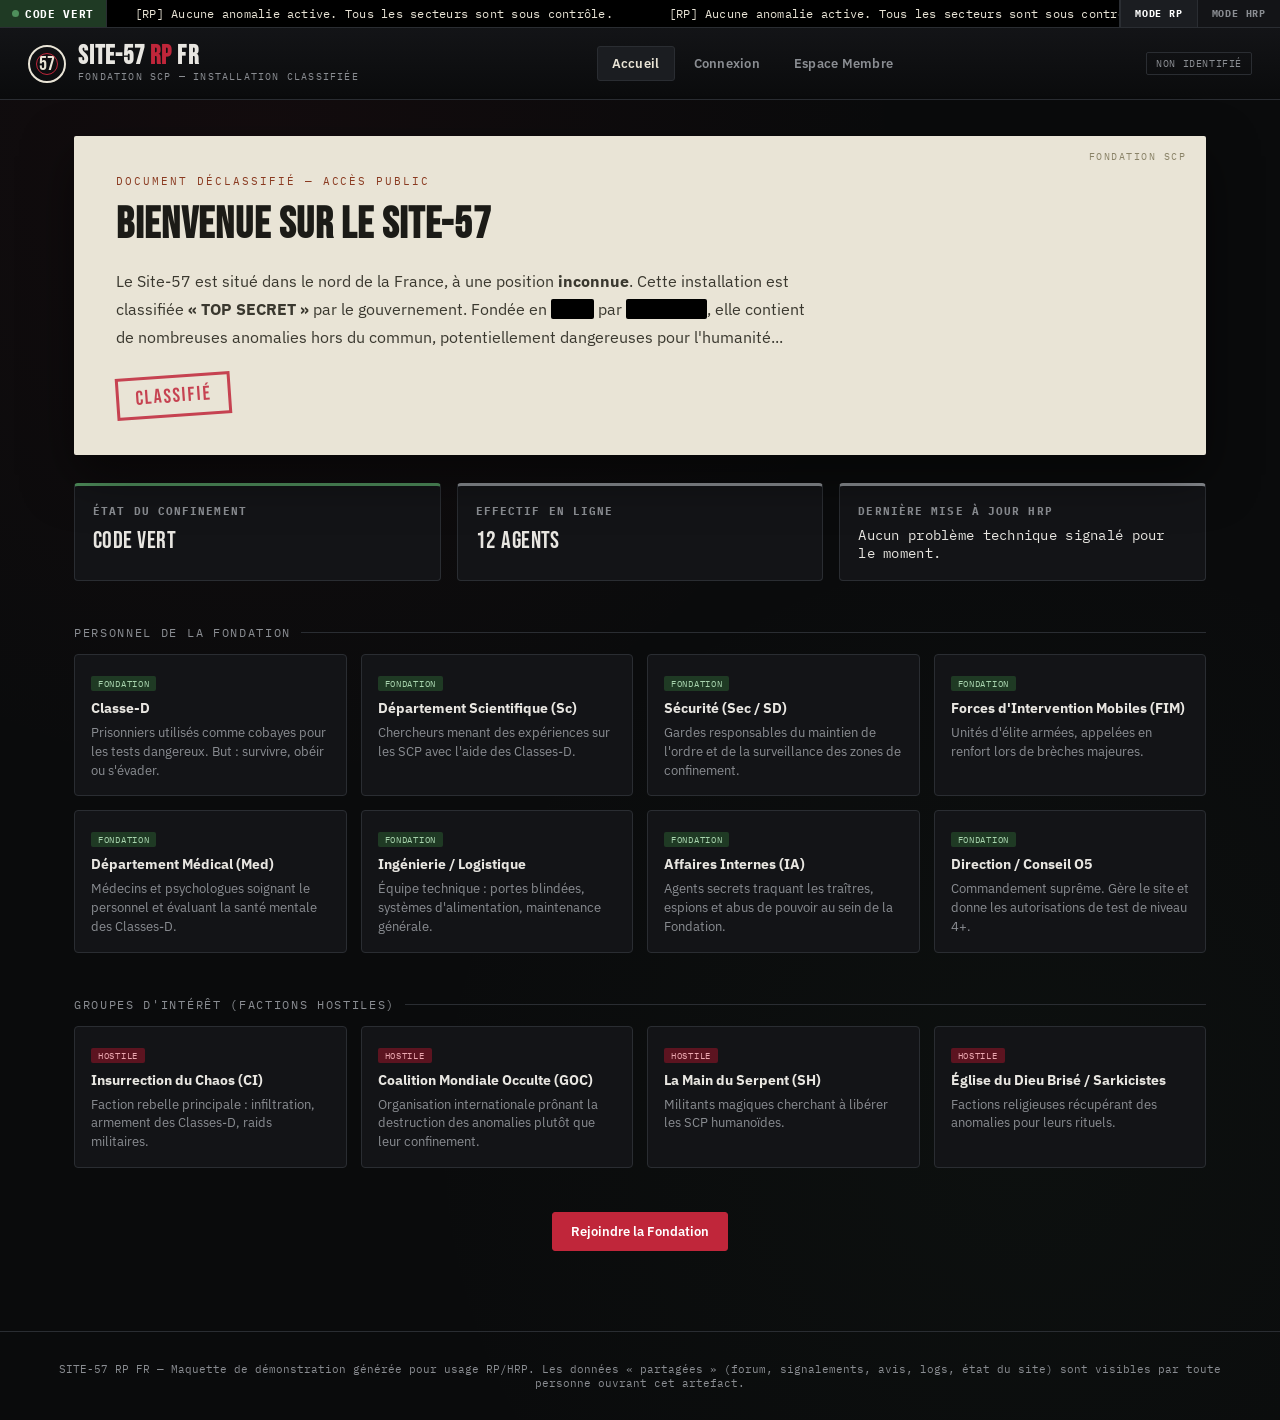
<file: site-57.html>
<!DOCTYPE html>
<html lang="fr">
<head>
<meta charset="UTF-8">
<meta name="viewport" content="width=device-width, initial-scale=1.0">
<title>SITE-57 RP FR — Fondation SCP</title>
<link rel="preconnect" href="https://fonts.googleapis.com">
<link href="https://fonts.googleapis.com/css2?family=Bebas+Neue&family=IBM+Plex+Mono:wght@400;500;600;700&family=IBM+Plex+Sans:wght@400;500;600;700&display=swap" rel="stylesheet">
<style>
  :root{
    --void:#0a0b0c;
    --panel:#131417;
    --panel-2:#1b1d21;
    --line:#2a2d32;
    --paper:#e9e4d6;
    --paper-dim:#c9c3b2;
    --text:#e8e6e1;
    --muted:#8a8d92;
    --red:#c0263a;
    --red-dim:#5c1420;
    --amber:#d99a2b;
    --amber-dim:#5a3f14;
    --green:#4f8f5c;
    --green-dim:#1f3a24;
    --mono: 'IBM Plex Mono', monospace;
    --display: 'Bebas Neue', sans-serif;
    --sans: 'IBM Plex Sans', sans-serif;
  }
  *{box-sizing:border-box; margin:0; padding:0;}
  body{
    background:var(--void);
    color:var(--text);
    font-family:var(--sans);
    min-height:100vh;
    background-image:
      radial-gradient(circle at 20% 10%, rgba(192,38,58,0.05), transparent 40%),
      radial-gradient(circle at 80% 80%, rgba(79,143,92,0.04), transparent 40%);
  }
  a{color:inherit; text-decoration:none;}
  button{font-family:inherit; cursor:pointer;}
  ::selection{background:var(--red); color:#fff;}

  /* ---------- redacted text ---------- */
  .redacted{
    background:#000; color:transparent; border-radius:2px; padding:0 2px;
    user-select:none;
  }

  /* ---------- ticker banner ---------- */
  #ticker-wrap{
    position:sticky; top:0; z-index:200;
    border-bottom:1px solid var(--line);
    background:var(--panel);
  }
  #ticker-mode-row{
    display:flex; align-items:stretch; font-family:var(--mono); font-size:11px;
  }
  .ticker-code{
    display:flex; align-items:center; gap:6px;
    padding:6px 12px;
    font-weight:700; letter-spacing:.06em; white-space:nowrap;
    color:#fff;
  }
  .ticker-code .dot{width:7px; height:7px; border-radius:50%; background:#fff; animation:pulse 1.6s infinite;}
  @keyframes pulse{0%,100%{opacity:1} 50%{opacity:.25}}
  .code-vert{background:var(--green-dim); border-right:1px solid var(--line);}
  .code-vert .dot{background:var(--green);}
  .code-orange{background:var(--amber-dim); border-right:1px solid var(--line);}
  .code-orange .dot{background:var(--amber);}
  .code-rouge{background:var(--red-dim); border-right:1px solid var(--line);}
  .code-rouge .dot{background:var(--red);}

  .ticker-track-outer{flex:1; overflow:hidden; position:relative; background:#000;}
  .ticker-track{
    display:flex; align-items:center; white-space:nowrap;
    animation: scroll-left 22s linear infinite;
    padding:6px 0;
  }
  .ticker-track span{padding:0 28px; font-family:var(--mono); font-size:12px; letter-spacing:.02em;}
  .ticker-track span.rp{color:var(--paper);}
  .ticker-track span.hrp{color:var(--amber);}
  @keyframes scroll-left{from{transform:translateX(0)} to{transform:translateX(-50%)}}

  .ticker-tabs{display:flex; border-left:1px solid var(--line);}
  .ticker-tabs button{
    background:transparent; border:none; color:var(--muted);
    font-family:var(--mono); font-size:10px; font-weight:700; letter-spacing:.08em;
    padding:6px 14px; border-left:1px solid var(--line);
  }
  .ticker-tabs button.active{color:#fff; background:var(--panel-2);}

  /* ---------- top nav ---------- */
  header.main{
    display:flex; align-items:center; justify-content:space-between;
    padding:16px 28px; border-bottom:1px solid var(--line);
    background:linear-gradient(180deg, var(--panel), var(--void));
  }
  .brand{display:flex; align-items:center; gap:12px;}
  .brand .mark{
    width:38px; height:38px; border:2px solid var(--paper); border-radius:50%;
    display:flex; align-items:center; justify-content:center;
    font-family:var(--display); font-size:20px; color:var(--paper);
    position:relative;
  }
  .brand .mark::after{
    content:''; position:absolute; inset:6px; border:1px solid var(--red); border-radius:50%;
  }
  .brand h1{font-family:var(--display); font-size:26px; letter-spacing:.04em; line-height:1;}
  .brand .sub{font-family:var(--mono); font-size:10px; color:var(--muted); letter-spacing:.12em; text-transform:uppercase;}

  nav.main-links{display:flex; gap:4px; align-items:center; flex-wrap:wrap;}
  nav.main-links button{
    background:transparent; border:1px solid transparent; color:var(--muted);
    font-size:13px; font-weight:600; padding:8px 14px; border-radius:3px;
    letter-spacing:.02em;
  }
  nav.main-links button:hover{color:var(--text); border-color:var(--line);}
  nav.main-links button.active{color:var(--paper); background:var(--panel-2); border-color:var(--line);}
  nav.main-links button.danger-link{color:var(--red);}

  .clearance-chip{
    font-family:var(--mono); font-size:10px; letter-spacing:.06em;
    border:1px solid var(--line); padding:4px 9px; border-radius:2px; color:var(--muted);
  }

  main{max-width:1180px; margin:0 auto; padding:36px 24px 80px;}
  .hide{display:none !important;}

  /* ---------- home ---------- */
  .doc-panel{
    background:var(--paper); color:#1c1b17; border-radius:2px;
    padding:38px 42px; position:relative; overflow:hidden;
    box-shadow:0 20px 50px rgba(0,0,0,.5);
  }
  .doc-panel::before{
    content:'FONDATION SCP'; position:absolute; top:14px; right:20px;
    font-family:var(--mono); font-size:10px; letter-spacing:.15em; color:#8a8368;
  }
  .doc-eyebrow{font-family:var(--mono); font-size:11px; letter-spacing:.18em; color:#8a3a20; margin-bottom:10px;}
  .doc-panel h2{font-family:var(--display); font-size:44px; letter-spacing:.02em; margin-bottom:16px;}
  .doc-panel p{font-size:16px; line-height:1.75; max-width:70ch; color:#3a382f;}
  .stamp{
    display:inline-block; margin-top:24px; border:3px solid var(--red); color:var(--red);
    font-family:var(--display); font-size:20px; letter-spacing:.1em; padding:6px 16px;
    transform:rotate(-4deg); opacity:.85;
  }

  .status-grid{display:grid; grid-template-columns:repeat(3,1fr); gap:16px; margin-top:28px;}
  .status-card{
    background:var(--panel); border:1px solid var(--line); border-radius:4px; padding:18px;
    border-top:3px solid var(--muted);
  }
  .status-card h4{font-family:var(--mono); font-size:11px; letter-spacing:.1em; color:var(--muted); margin-bottom:8px; text-transform:uppercase;}
  .status-card .val{font-family:var(--display); font-size:24px; letter-spacing:.02em;}

  .section-title{
    font-family:var(--mono); font-size:12px; letter-spacing:.14em; text-transform:uppercase;
    color:var(--muted); margin:44px 0 14px; display:flex; align-items:center; gap:10px;
  }
  .section-title::after{content:''; flex:1; height:1px; background:var(--line);}

  .faction-grid{display:grid; grid-template-columns:repeat(auto-fill,minmax(230px,1fr)); gap:14px;}
  .faction-card{
    background:var(--panel); border:1px solid var(--line); border-radius:4px; padding:16px;
    transition:border-color .15s;
  }
  .faction-card:hover{border-color:var(--paper-dim);}
  .faction-card h5{font-family:var(--sans); font-weight:700; font-size:14px; margin-bottom:6px;}
  .faction-card p{font-size:12.5px; color:var(--muted); line-height:1.5;}
  .faction-card .tag{
    display:inline-block; font-family:var(--mono); font-size:9px; letter-spacing:.08em;
    padding:2px 7px; border-radius:2px; margin-bottom:8px; text-transform:uppercase;
  }
  .tag.found{background:var(--green-dim); color:#a8d4ae;}
  .tag.hostile{background:var(--red-dim); color:#eda9b1;}

  /* ---------- buttons ---------- */
  .btn{
    display:inline-flex; align-items:center; gap:8px; padding:10px 18px; border-radius:3px;
    font-size:13px; font-weight:600; border:1px solid var(--line); background:var(--panel-2); color:var(--text);
  }
  .btn:hover{border-color:var(--paper-dim);}
  .btn-primary{background:var(--red); border-color:var(--red); color:#fff;}
  .btn-primary:hover{background:#a41f31;}
  .btn-ghost{background:transparent;}
  .btn-sm{padding:6px 12px; font-size:12px;}
  .btn-block{width:100%; justify-content:center;}
  .btn[disabled]{opacity:.4; cursor:not-allowed;}

  /* ---------- auth ---------- */
  .auth-wrap{max-width:460px; margin:20px auto; background:var(--panel); border:1px solid var(--line); border-radius:6px; padding:32px;}
  .auth-tabs{display:flex; margin-bottom:24px; border:1px solid var(--line); border-radius:4px; overflow:hidden;}
  .auth-tabs button{flex:1; padding:10px; background:var(--panel-2); color:var(--muted); font-size:13px; font-weight:600;}
  .auth-tabs button.active{background:var(--red); color:#fff;}
  .provider-btn{
    width:100%; text-align:left; padding:11px 14px; margin-bottom:8px; border-radius:4px;
    background:var(--panel-2); border:1px solid var(--line); color:var(--text); font-size:13px; font-weight:600;
    display:flex; align-items:center; gap:10px;
  }
  .provider-btn:hover{border-color:var(--paper-dim);}
  .field{margin-bottom:14px;}
  .field label{display:block; font-size:12px; color:var(--muted); margin-bottom:6px; font-weight:600;}
  .field input, .field select, .field textarea{
    width:100%; background:var(--void); border:1px solid var(--line); border-radius:4px;
    padding:10px 12px; color:var(--text); font-size:13px; font-family:inherit;
  }
  .field input:focus, .field select:focus, .field textarea:focus{outline:2px solid var(--red); outline-offset:1px;}
  .checkline{display:flex; align-items:flex-start; gap:8px; font-size:12.5px; color:var(--muted); margin:14px 0;}
  .checkline a{color:var(--paper); text-decoration:underline; cursor:pointer;}
  .divider{height:1px; background:var(--line); margin:20px 0;}
  .small-note{font-size:11.5px; color:var(--muted); line-height:1.5;}

  /* ---------- member layout ---------- */
  .member-shell{display:grid; grid-template-columns:230px 1fr; gap:24px;}
  .member-nav{display:flex; flex-direction:column; gap:2px;}
  .member-nav button{
    text-align:left; background:transparent; border:none; color:var(--muted);
    padding:10px 12px; border-radius:4px; font-size:13px; font-weight:600;
    border-left:2px solid transparent;
  }
  .member-nav button:hover{background:var(--panel-2); color:var(--text);}
  .member-nav button.active{background:var(--panel-2); color:var(--paper); border-left-color:var(--red);}
  .member-nav .grp{font-family:var(--mono); font-size:10px; letter-spacing:.1em; color:#5a5d63; text-transform:uppercase; margin:16px 0 4px; padding:0 12px;}
  .member-nav .grp:first-child{margin-top:0;}

  .panel-box{background:var(--panel); border:1px solid var(--line); border-radius:6px; padding:24px;}
  .panel-box h3{font-family:var(--display); font-size:24px; letter-spacing:.02em; margin-bottom:4px;}
  .panel-box .desc{font-size:12.5px; color:var(--muted); margin-bottom:20px;}

  .id-card{
    display:flex; gap:16px; align-items:center; background:var(--panel-2); border:1px solid var(--line);
    border-radius:6px; padding:16px; margin-bottom:20px;
  }
  .id-avatar{
    width:56px; height:56px; border-radius:50%; background:var(--void); border:2px solid var(--paper-dim);
    display:flex; align-items:center; justify-content:center; font-family:var(--display); font-size:22px; color:var(--paper);
    flex-shrink:0;
  }
  .id-info{flex:1;}
  .id-info .name{font-weight:700; font-size:15px;}
  .id-info .meta{font-family:var(--mono); font-size:11px; color:var(--muted); margin-top:2px;}
  .clearance-badge{
    font-family:var(--mono); font-size:11px; font-weight:700; padding:4px 10px; border-radius:3px;
    background:var(--red-dim); color:#eda9b1; letter-spacing:.05em;
  }

  .locked{
    position:relative; text-align:center; padding:60px 20px; color:var(--muted);
  }
  .locked .stamp-deny{
    display:inline-block; border:3px solid var(--red); color:var(--red); font-family:var(--display);
    font-size:22px; letter-spacing:.08em; padding:8px 20px; transform:rotate(-5deg); margin-bottom:14px;
  }

  table.data-table{width:100%; border-collapse:collapse; font-size:13px;}
  table.data-table th{
    text-align:left; font-family:var(--mono); font-size:10px; letter-spacing:.08em; text-transform:uppercase;
    color:var(--muted); padding:8px 10px; border-bottom:1px solid var(--line);
  }
  table.data-table td{padding:10px; border-bottom:1px solid var(--line); vertical-align:top;}
  .pill{font-family:var(--mono); font-size:10px; padding:2px 8px; border-radius:20px; font-weight:700; letter-spacing:.04em;}
  .pill-green{background:var(--green-dim); color:#a8d4ae;}
  .pill-amber{background:var(--amber-dim); color:#f0c876;}
  .pill-red{background:var(--red-dim); color:#eda9b1;}
  .pill-muted{background:var(--panel-2); color:var(--muted); border:1px solid var(--line);}

  .accordion-item{border:1px solid var(--line); border-radius:5px; margin-bottom:8px; overflow:hidden;}
  .accordion-head{
    padding:13px 16px; background:var(--panel-2); font-weight:600; font-size:13px;
    display:flex; justify-content:space-between; align-items:center;
  }
  .accordion-head:hover{background:#22252a;}
  .accordion-body{padding:16px; font-size:13px; line-height:1.7; color:#c8c6c1; white-space:pre-line; display:none;}
  .accordion-body.open{display:block;}

  .post{border:1px solid var(--line); border-radius:5px; padding:14px 16px; margin-bottom:10px; background:var(--panel-2);}
  .post .head{display:flex; justify-content:space-between; font-family:var(--mono); font-size:11px; color:var(--muted); margin-bottom:6px;}
  .post .body{font-size:13.5px; line-height:1.6;}

  .empty-state{text-align:center; padding:40px 20px; color:var(--muted); font-size:13px;}

  .shared-note{
    font-family:var(--mono); font-size:10.5px; color:var(--amber); background:var(--amber-dim);
    border-radius:4px; padding:8px 12px; margin-bottom:16px; display:flex; gap:8px; align-items:center;
  }

  .banner-live{
    background:var(--void); border:1px solid var(--line); border-radius:5px; padding:14px 16px; margin-bottom:18px;
    font-family:var(--mono); font-size:12px;
  }

  footer{text-align:center; padding:30px; color:var(--muted); font-size:11px; font-family:var(--mono); border-top:1px solid var(--line);}

  @media(max-width:820px){
    .member-shell{grid-template-columns:1fr;}
    .status-grid{grid-template-columns:1fr;}
    header.main{flex-direction:column; gap:12px; align-items:flex-start;}
  }
</style>
</head>
<body>

<div id="ticker-wrap">
  <div id="ticker-mode-row">
    <div id="code-indicator" class="ticker-code code-vert"><span class="dot"></span><span id="code-label">CODE VERT</span></div>
    <div class="ticker-track-outer">
      <div class="ticker-track" id="ticker-track"></div>
    </div>
    <div class="ticker-tabs">
      <button id="tab-rp" class="active" onclick="setTickerMode('rp')">MODE RP</button>
      <button id="tab-hrp" onclick="setTickerMode('hrp')">MODE HRP</button>
    </div>
  </div>
</div>

<header class="main">
  <div class="brand">
    <div class="mark">57</div>
    <div>
      <h1>SITE-57 <span style="color:var(--red)">RP</span> FR</h1>
      <div class="sub">Fondation SCP — Installation classifiée</div>
    </div>
  </div>
  <nav class="main-links" id="main-nav">
    <button data-view="home" class="active" onclick="showView('home')">Accueil</button>
    <button data-view="auth" onclick="showView('auth')" id="nav-auth-btn">Connexion</button>
    <button data-view="member" onclick="showView('member')">Espace Membre</button>
    <button data-view="admin" class="danger-link hide" id="nav-admin-btn" onclick="showView('admin')">Administration</button>
  </nav>
  <div class="clearance-chip" id="clearance-chip">NON IDENTIFIÉ</div>
</header>

<main>

  <!-- ================= HOME ================= -->
  <section id="view-home">
    <div class="doc-panel">
      <div class="doc-eyebrow">DOCUMENT DÉCLASSIFIÉ — ACCÈS PUBLIC</div>
      <h2>Bienvenue sur le Site-57</h2>
      <p>Le Site-57 est situé dans le nord de la France, à une position <strong>inconnue</strong>. Cette installation est classifiée <strong>« TOP SECRET »</strong> par le gouvernement. Fondée en <span class="redacted">■■■■</span> par <span class="redacted">■■■■■■■■</span>, elle contient de nombreuses anomalies hors du commun, potentiellement dangereuses pour l'humanité...</p>
      <div class="stamp">CLASSIFIÉ</div>
    </div>

    <div class="status-grid">
      <div class="status-card" id="home-status-card">
        <h4>État du confinement</h4>
        <div class="val" id="home-status-val">Code Vert</div>
      </div>
      <div class="status-card">
        <h4>Effectif en ligne</h4>
        <div class="val" id="home-online-val">— agents</div>
      </div>
      <div class="status-card">
        <h4>Dernière mise à jour HRP</h4>
        <div class="val" id="home-hrp-val" style="font-family:var(--mono); font-size:14px;">—</div>
      </div>
    </div>

    <div class="section-title">Personnel de la Fondation</div>
    <div class="faction-grid" id="found-grid"></div>

    <div class="section-title">Groupes d'intérêt (factions hostiles)</div>
    <div class="faction-grid" id="hostile-grid"></div>

    <div style="text-align:center; margin-top:44px;">
      <button class="btn btn-primary" onclick="showView('auth')">Rejoindre la Fondation</button>
    </div>
  </section>

  <!-- ================= AUTH ================= -->
  <section id="view-auth" class="hide">
    <div class="auth-wrap">
      <div class="auth-tabs">
        <button id="auth-tab-login" class="active" onclick="setAuthTab('login')">Se connecter</button>
        <button id="auth-tab-register" onclick="setAuthTab('register')">Créer un compte</button>
      </div>

      <div id="auth-login">
        <div class="field">
          <label>Adresse email</label>
          <input type="email" id="login-email" placeholder="ton.adresse@email.com">
        </div>
        <div class="field">
          <label>Mot de passe</label>
          <input type="password" id="login-password" placeholder="••••••••">
        </div>
        <button class="btn btn-primary btn-block" onclick="loginWithPassword()">Se connecter</button>

        <div style="display:flex; align-items:center; gap:10px; margin:20px 0;">
          <div style="flex:1; height:1px; background:var(--line);"></div>
          <span class="small-note">OU</span>
          <div style="flex:1; height:1px; background:var(--line);"></div>
        </div>

        <p class="small-note" style="margin-bottom:16px;">Connexion rapide via un fournisseur externe (simulée dans cette maquette — voir note en bas de page).</p>
        <button class="provider-btn" onclick="mockLogin('Discord')">🎮 Continuer avec Discord</button>
        <button class="provider-btn" onclick="mockLogin('Roblox')">🧱 Continuer avec Roblox</button>
        <button class="provider-btn" onclick="mockLogin('Google')">🔎 Continuer avec Google</button>
        <button class="provider-btn" onclick="mockLogin('Apple')">🍎 Continuer avec Apple</button>
      </div>

      <div id="auth-register" class="hide">
        <div class="field">
          <label>Adresse email</label>
          <input type="email" id="reg-email" placeholder="ton.adresse@email.com">
        </div>
        <div class="field">
          <label>Mot de passe</label>
          <input type="password" id="reg-password" placeholder="8 caractères minimum">
        </div>
        <div class="field">
          <label>Confirmer le mot de passe</label>
          <input type="password" id="reg-password-confirm" placeholder="••••••••">
        </div>
        <div class="field">
          <label>Date de naissance</label>
          <input type="date" id="reg-birth">
        </div>
        <div class="field">
          <label>Pseudo Discord</label>
          <input type="text" id="reg-discord" placeholder="ex : chercheur_37#0001">
        </div>
        <div class="field">
          <label>Pseudo Roblox</label>
          <input type="text" id="reg-roblox" placeholder="ex : Agent_Site57">
        </div>
        <label class="checkline">
          <input type="checkbox" id="reg-rules" style="margin-top:2px;">
          <span>J'ai lu et j'accepte le <a onclick="openRules()">règlement intérieur</a> du Site-57.</span>
        </label>
        <button class="btn btn-primary btn-block" onclick="registerAccount()">Créer mon compte</button>
      </div>
    </div>
  </section>

  <!-- RULES MODAL (simple inline panel, not a real modal to keep it accessible) -->
  <section id="view-rules" class="hide">
    <button class="btn btn-ghost" onclick="showView('auth')">← Retour</button>
    <div class="panel-box" style="margin-top:16px;">
      <h3>📜 Règlement intérieur — Site-57</h3>
      <p class="desc">Dernière mise à jour : <span id="rules-date"></span> — modifiable à tout moment par le staff.</p>
      <div style="font-size:13.5px; line-height:1.8; white-space:pre-line; color:#c8c6c1;" id="rules-text"></div>
    </div>
  </section>

  <!-- ================= MEMBER SPACE ================= -->
  <section id="view-member" class="hide">
    <div id="member-locked" class="locked hide">
      <div class="stamp-deny">ACCÈS REFUSÉ</div>
      <p>Vous devez posséder une accréditation valide (compte connecté) pour accéder à cet espace.</p>
      <button class="btn btn-primary" style="margin-top:16px;" onclick="showView('auth')">Se connecter</button>
    </div>

    <div id="member-content" class="hide">
      <div class="id-card">
        <div class="id-avatar" id="id-avatar">?</div>
        <div class="id-info">
          <div class="name" id="id-name">—</div>
          <div class="meta" id="id-meta">—</div>
        </div>
        <div class="clearance-badge" id="id-clearance">NIVEAU 0</div>
      </div>

      <div class="member-shell">
        <div class="member-nav" id="member-nav-list">
          <div class="grp">Recrutement</div>
          <button data-tab="candidatures" onclick="setMemberTab('candidatures')">Candidatures HRP</button>
          <div class="grp">Lore & Règles</div>
          <button data-tab="reglements" onclick="setMemberTab('reglements')">Règlements & Lore</button>
          <button data-tab="animations" onclick="setMemberTab('animations')">Animations</button>
          <div class="grp">Communication</div>
          <button data-tab="messagerie" onclick="setMemberTab('messagerie')">Messagerie</button>
          <button data-tab="forum" onclick="setMemberTab('forum')">Forum</button>
          <div class="grp">Communauté</div>
          <button data-tab="equipe" onclick="setMemberTab('equipe')">Mon Équipe</button>
          <button data-tab="credits" onclick="setMemberTab('credits')">Équipe du Projet</button>
          <button data-tab="boutique" onclick="setMemberTab('boutique')">Boutique</button>
          <div class="grp">Signalement</div>
          <button data-tab="signalements" onclick="setMemberTab('signalements')">Signalements</button>
          <button data-tab="avis" onclick="setMemberTab('avis')">Avis & Évaluations</button>
          <div class="grp">Compte</div>
          <button data-tab="profil" onclick="setMemberTab('profil')">Mon Profil</button>
        </div>

        <div class="panel-box" id="member-tab-content"></div>
      </div>
    </div>
  </section>

  <!-- ================= ADMIN ================= -->
  <section id="view-admin" class="hide">
    <div id="admin-locked" class="locked hide">
      <div class="stamp-deny">NIVEAU 5 REQUIS</div>
      <p>Cette section est réservée au Conseil O5 et aux Directeurs (Fondateur, Co-Directeur, Managers, Développeurs).</p>
    </div>
    <div id="admin-content" class="hide">
      <div class="section-title">Panneau d'administration — Conseil O5</div>
      <div class="member-shell">
        <div class="member-nav" id="admin-nav-list">
          <button data-tab="status" onclick="setAdminTab('status')">État du site</button>
          <button data-tab="sanctions" onclick="setAdminTab('sanctions')">Sanctions</button>
          <button data-tab="logs" onclick="setAdminTab('logs')">Logs</button>
          <button data-tab="candidatures-admin" onclick="setAdminTab('candidatures-admin')">Candidatures</button>
          <button data-tab="signalements-admin" onclick="setAdminTab('signalements-admin')">Signalements</button>
        </div>
        <div class="panel-box" id="admin-tab-content"></div>
      </div>
    </div>
  </section>

</main>

<footer>
  SITE-57 RP FR — Maquette de démonstration générée pour usage RP/HRP. Les données « partagées » (forum, signalements, avis, logs, état du site) sont visibles par toute personne ouvrant cet artefact.
</footer>

<script>
/* ============================================================
   DATA — factions, règlement, grades (contenu fourni par l'utilisateur)
   ============================================================ */
const FOUNDATION = [
  {name:"Classe-D", tag:"found", desc:"Prisonniers utilisés comme cobayes pour les tests dangereux. But : survivre, obéir ou s'évader."},
  {name:"Département Scientifique (Sc)", tag:"found", desc:"Chercheurs menant des expériences sur les SCP avec l'aide des Classes-D."},
  {name:"Sécurité (Sec / SD)", tag:"found", desc:"Gardes responsables du maintien de l'ordre et de la surveillance des zones de confinement."},
  {name:"Forces d'Intervention Mobiles (FIM)", tag:"found", desc:"Unités d'élite armées, appelées en renfort lors de brèches majeures."},
  {name:"Département Médical (Med)", tag:"found", desc:"Médecins et psychologues soignant le personnel et évaluant la santé mentale des Classes-D."},
  {name:"Ingénierie / Logistique", tag:"found", desc:"Équipe technique : portes blindées, systèmes d'alimentation, maintenance générale."},
  {name:"Affaires Internes (IA)", tag:"found", desc:"Agents secrets traquant les traîtres, espions et abus de pouvoir au sein de la Fondation."},
  {name:"Direction / Conseil O5", tag:"found", desc:"Commandement suprême. Gère le site et donne les autorisations de test de niveau 4+."},
];
const HOSTILE = [
  {name:"Insurrection du Chaos (CI)", tag:"hostile", desc:"Faction rebelle principale : infiltration, armement des Classes-D, raids militaires."},
  {name:"Coalition Mondiale Occulte (GOC)", tag:"hostile", desc:"Organisation internationale prônant la destruction des anomalies plutôt que leur confinement."},
  {name:"La Main du Serpent (SH)", tag:"hostile", desc:"Militants magiques cherchant à libérer les SCP humanoïdes."},
  {name:"Église du Dieu Brisé / Sarkicistes", tag:"hostile", desc:"Factions religieuses récupérant des anomalies pour leurs rituels."},
];

const RULES_TEXT = `ARTICLE 1 — COMPORTEMENT ET RESPECT
1.1. Courtoisie : le respect d'autrui est obligatoire. Insultes, harcèlement, provocation, troll, usurpation d'identité et dénigrement sont strictement interdits.
1.2. Discours haineux : aucun propos discriminatoire, raciste, sexiste, homophobe, religieux ou politique extrême ne sera toléré.
1.3. Contenu inapproprié : contenu pornographique, gore, choquant, illégal ou violent formellement interdit.

ARTICLE 2 — UTILISATION DU SITE ET PUBLICATION
2.1. Spam / Publicité : spam, flood, abus de majuscules et publicité non autorisée sont interdits.
2.2. Langue : la langue officielle du site est le français.
2.3. Hors-sujet : merci de respecter les thématiques des espaces de discussion.
2.4. Propriété intellectuelle : interdiction de s'approprier le travail d'un tiers sans mention de l'auteur.

ARTICLE 3 — SÉCURITÉ ET COMPTES UTILISATEURS
3.1. Vous êtes seul responsable de l'activité liée à votre compte.
3.2. Toute tentative de piratage ou d'exploitation de faille entraîne un bannissement définitif.
3.3. Tout bug découvert doit être signalé au staff immédiatement.

ARTICLE 4 — AUTORITÉ ET MODÉRATION
4.1. Le staff fait appliquer ce règlement ; ses décisions doivent être respectées.
4.2. Toute contestation de sanction se fait en privé, jamais publiquement.
4.3. Sanctions possibles : avertissement, suppression de contenu, suspension temporaire, bannissement définitif.

ARTICLE 5 — MODIFICATION DU RÈGLEMENT
L'administration se réserve le droit de modifier ce règlement à tout moment.`;

const GRADES = {
  "Buildeur": ["Recrue Buildeur","Buildeur","Buildeur Senior","Lead Buildeur"],
  "Modérateur": ["Helper","Modérateur-Test","Modérateur","Modérateur Senior","Chef Modérateur"],
  "Animateur": ["Apprenti Animateur","Animateur","Animateur Senior","Chef Animateur"],
  "Morpheur": ["Morpheur Novice","Morpheur","Morpheur Confirmé","Lead Morpheur"]
};

/* ============================================================
   STORAGE HELPERS
   ============================================================ */
async function storeGet(key, shared){
  try{ const r = await window.storage.get(key, shared); return r ? JSON.parse(r.value) : null; }
  catch(e){ return null; }
}
async function storeSet(key, value, shared){
  try{ await window.storage.set(key, JSON.stringify(value), shared); }
  catch(e){ console.error('storage set failed', e); }
}
async function storeListAppend(key, item, shared, max=200){
  const list = (await storeGet(key, shared)) || [];
  list.unshift(item);
  if(list.length > max) list.length = max;
  await storeSet(key, list, shared);
  return list;
}

const SITE_STATUS_KEY = 'site57:status';
const LOGS_KEY = 'site57:logs';
const FORUM_KEY = 'site57:forum';
const REPORTS_KEY = 'site57:reports';
const REVIEWS_KEY = 'site57:reviews';
const APPLICATIONS_KEY = 'site57:applications';
const PROFILE_KEY = 'site57:profile'; // personal (shared:false)

let SITE_STATUS = {
  rpCode: 'vert',
  rpMessage: "Aucune anomalie active. Tous les secteurs sont sous contrôle.",
  hrpMessage: "Aucun problème technique signalé pour le moment.",
  onlineCount: 12,
  maintenance:false,
  maintenanceReason:''
};
let PROFILE = null; // { pseudoDiscord, pseudoRoblox, provider, clearance, faction, appliedRoles:[], joinedAt }
let tickerMode = 'rp';
let currentMemberTab = 'candidatures';
let currentAdminTab = 'status';

/* ============================================================
   INIT
   ============================================================ */
async function init(){
  document.getElementById('rules-date').textContent = new Date().toLocaleDateString('fr-FR');
  document.getElementById('rules-text').textContent = RULES_TEXT;

  renderFactionGrid('found-grid', FOUNDATION);
  renderFactionGrid('hostile-grid', HOSTILE);

  const remote = await storeGet(SITE_STATUS_KEY, true);
  if(remote) SITE_STATUS = remote;
  else await storeSet(SITE_STATUS_KEY, SITE_STATUS, true);

  PROFILE = await storeGet(PROFILE_KEY, false);

  renderTicker();
  applyStatusToHome();
  refreshAuthState();
}

function renderFactionGrid(elId, list){
  const el = document.getElementById(elId);
  el.innerHTML = list.map(f => `
    <div class="faction-card">
      <span class="tag ${f.tag}">${f.tag === 'found' ? 'Fondation' : 'Hostile'}</span>
      <h5>${f.name}</h5>
      <p>${f.desc}</p>
    </div>`).join('');
}

/* ============================================================
   TICKER
   ============================================================ */
function renderTicker(){
  const codeEl = document.getElementById('code-indicator');
  const label = document.getElementById('code-label');
  codeEl.className = 'ticker-code code-' + SITE_STATUS.rpCode;
  label.textContent = 'CODE ' + SITE_STATUS.rpCode.toUpperCase();

  const track = document.getElementById('ticker-track');
  const msg = tickerMode === 'rp' ? SITE_STATUS.rpMessage : SITE_STATUS.hrpMessage;
  const cls = tickerMode === 'rp' ? 'rp' : 'hrp';
  const prefix = tickerMode === 'rp' ? '[RP] ' : '[HRP] ';
  const piece = `<span class="${cls}">${prefix}${escapeHtml(msg)}</span>`;
  track.innerHTML = piece + piece; // duplicated for seamless loop

  document.getElementById('tab-rp').classList.toggle('active', tickerMode === 'rp');
  document.getElementById('tab-hrp').classList.toggle('active', tickerMode === 'hrp');
}
function setTickerMode(m){ tickerMode = m; renderTicker(); }

function applyStatusToHome(){
  document.getElementById('home-status-val').textContent = 'Code ' + SITE_STATUS.rpCode.charAt(0).toUpperCase() + SITE_STATUS.rpCode.slice(1);
  document.getElementById('home-online-val').textContent = SITE_STATUS.onlineCount + ' agents';
  document.getElementById('home-hrp-val').textContent = SITE_STATUS.hrpMessage;
  const card = document.getElementById('home-status-card');
  card.style.borderTopColor = SITE_STATUS.rpCode === 'rouge' ? 'var(--red)' : SITE_STATUS.rpCode === 'orange' ? 'var(--amber)' : 'var(--green)';
}

/* ============================================================
   NAVIGATION
   ============================================================ */
function showView(view){
  ['home','auth','member','admin','rules'].forEach(v => {
    document.getElementById('view-' + v).classList.toggle('hide', v !== view);
  });
  document.querySelectorAll('#main-nav button').forEach(b => b.classList.toggle('active', b.dataset.view === view));

  if(view === 'member') renderMemberView();
  if(view === 'admin') renderAdminView();
}
function openRules(){ showView('rules'); }

function escapeHtml(s){
  return String(s).replace(/[&<>"']/g, c => ({'&':'&amp;','<':'&lt;','>':'&gt;','"':'&quot;',"'":'&#39;'}[c]));
}

/* ============================================================
   AUTH (simulée)
   ============================================================ */
function setAuthTab(tab){
  document.getElementById('auth-tab-login').classList.toggle('active', tab === 'login');
  document.getElementById('auth-tab-register').classList.toggle('active', tab === 'register');
  document.getElementById('auth-login').classList.toggle('hide', tab !== 'login');
  document.getElementById('auth-register').classList.toggle('hide', tab !== 'register');
}

async function mockLogin(provider){
  if(PROFILE){
    showView('member');
    return;
  }
  // Pas encore de compte -> on redirige vers l'inscription en pré-remplissant le fournisseur
  setAuthTab('register');
  PROFILE_PENDING_PROVIDER = provider;
  alert("Dans une vraie version, ceci ouvrirait la fenêtre d'authentification " + provider + " (OAuth2). Ici, complète le formulaire d'inscription pour simuler la création du compte.");
}
let PROFILE_PENDING_PROVIDER = 'Démo';

async function registerAccount(){
  const email = document.getElementById('reg-email').value.trim();
  const password = document.getElementById('reg-password').value;
  const passwordConfirm = document.getElementById('reg-password-confirm').value;
  const birth = document.getElementById('reg-birth').value;
  const discord = document.getElementById('reg-discord').value.trim();
  const roblox = document.getElementById('reg-roblox').value.trim();
  const acceptedRules = document.getElementById('reg-rules').checked;

  if(!email || !password || !birth || !discord || !roblox){
    alert("Merci de remplir tous les champs.");
    return;
  }
  if(!/^[^\s@]+@[^\s@]+\.[^\s@]+$/.test(email)){
    alert("Adresse email invalide.");
    return;
  }
  if(password.length < 8){
    alert("Le mot de passe doit contenir au moins 8 caractères.");
    return;
  }
  if(password !== passwordConfirm){
    alert("Les deux mots de passe ne correspondent pas.");
    return;
  }
  if(!acceptedRules){
    alert("Tu dois accepter le règlement intérieur pour créer un compte.");
    return;
  }

  PROFILE = {
    email,
    password, // ⚠ démo uniquement — voir note de sécurité dans le pied de page
    pseudoDiscord: discord,
    pseudoRoblox: roblox,
    birth,
    provider: PROFILE_PENDING_PROVIDER,
    clearance: 0,
    faction: null,
    appliedRoles: [],
    joinedAt: new Date().toISOString()
  };
  await storeSet(PROFILE_KEY, PROFILE, false);
  refreshAuthState();
  showView('member');
}

async function loginWithPassword(){
  const email = document.getElementById('login-email').value.trim();
  const password = document.getElementById('login-password').value;
  if(!email || !password){
    alert("Merci de remplir l'email et le mot de passe.");
    return;
  }
  const stored = await storeGet(PROFILE_KEY, false);
  if(!stored || !stored.email){
    alert("Aucun compte trouvé. Crée d'abord un compte avec cette adresse email.");
    setAuthTab('register');
    document.getElementById('reg-email').value = email;
    return;
  }
  if(stored.email.toLowerCase() !== email.toLowerCase() || stored.password !== password){
    alert("Email ou mot de passe incorrect.");
    return;
  }
  PROFILE = stored;
  refreshAuthState();
  showView('member');
}

function logout(){
  PROFILE = null;
  refreshAuthState();
  showView('home');
}

function refreshAuthState(){
  const chip = document.getElementById('clearance-chip');
  const adminBtn = document.getElementById('nav-admin-btn');
  const authBtn = document.getElementById('nav-auth-btn');

  if(PROFILE){
    chip.textContent = 'NIVEAU ' + PROFILE.clearance + ' — ' + PROFILE.pseudoDiscord;
    authBtn.textContent = 'Mon compte';
    adminBtn.classList.toggle('hide', PROFILE.clearance < 5);
  } else {
    chip.textContent = 'NON IDENTIFIÉ';
    authBtn.textContent = 'Connexion';
    adminBtn.classList.add('hide');
  }
}

/* ============================================================
   MEMBER SPACE
   ============================================================ */
function renderMemberView(){
  document.getElementById('member-locked').classList.toggle('hide', !!PROFILE);
  document.getElementById('member-content').classList.toggle('hide', !PROFILE);
  if(!PROFILE) return;

  document.getElementById('id-avatar').textContent = PROFILE.pseudoRoblox.charAt(0).toUpperCase();
  document.getElementById('id-name').textContent = PROFILE.pseudoRoblox + '  ·  ' + PROFILE.pseudoDiscord;
  document.getElementById('id-meta').textContent = 'Faction : ' + (PROFILE.faction || 'Aucune — Classe-D / Nouveau') + '  ·  Connecté via ' + PROFILE.provider;
  document.getElementById('id-clearance').textContent = 'NIVEAU ' + PROFILE.clearance;

  document.querySelectorAll('#member-nav-list button').forEach(b => b.classList.toggle('active', b.dataset.tab === currentMemberTab));
  setMemberTab(currentMemberTab);
}

async function setMemberTab(tab){
  currentMemberTab = tab;
  document.querySelectorAll('#member-nav-list button').forEach(b => b.classList.toggle('active', b.dataset.tab === tab));
  const box = document.getElementById('member-tab-content');
  box.innerHTML = '<div class="empty-state">Chargement…</div>';

  const renderers = {
    candidatures: renderCandidatures,
    reglements: renderReglements,
    animations: renderAnimations,
    messagerie: renderMessagerie,
    forum: renderForum,
    equipe: renderEquipe,
    credits: renderCredits,
    boutique: renderBoutique,
    signalements: renderSignalements,
    avis: renderAvis,
    profil: renderProfil,
  };
  await renderers[tab](box);
}

async function renderCandidatures(box){
  box.innerHTML = `
    <h3>Candidatures HRP — Recrutement Staff</h3>
    <p class="desc">Postule pour rejoindre l'équipe : Buildeur, Modérateur, Morpheur ou Animateur.</p>
    <div style="display:grid; grid-template-columns:repeat(auto-fill,minmax(200px,1fr)); gap:12px; margin-bottom:20px;">
      ${Object.keys(GRADES).map(role => `
        <div style="background:var(--panel-2); border:1px solid var(--line); border-radius:6px; padding:14px;">
          <div style="font-weight:700; margin-bottom:6px;">${role}</div>
          <div class="small-note" style="margin-bottom:10px;">Grade de départ : ${GRADES[role][0]}</div>
          <button class="btn btn-sm btn-block" onclick="applyRole('${role}')" ${PROFILE.appliedRoles.includes(role) ? 'disabled' : ''}>
            ${PROFILE.appliedRoles.includes(role) ? 'Candidature envoyée' : 'Postuler'}
          </button>
        </div>`).join('')}
    </div>
    <div class="section-title" style="margin-top:24px;">Progression des grades</div>
    ${Object.entries(GRADES).map(([role, steps]) => `
      <div style="margin-bottom:10px;">
        <div style="font-family:var(--mono); font-size:11px; color:var(--muted); margin-bottom:4px;">${role.toUpperCase()}</div>
        <div style="display:flex; gap:6px; flex-wrap:wrap;">
          ${steps.map((s,i) => `<span class="pill ${i===0?'pill-muted':'pill-green'}">${s}</span>`).join('<span style="color:var(--muted)">→</span>')}
        </div>
      </div>`).join('')}
  `;
}
async function applyRole(role){
  PROFILE.appliedRoles.push(role);
  await storeSet(PROFILE_KEY, PROFILE, false);
  await storeListAppend(APPLICATIONS_KEY, {
    id: 'app_' + Date.now(),
    role, pseudoDiscord: PROFILE.pseudoDiscord, pseudoRoblox: PROFILE.pseudoRoblox,
    status:'en_attente', date: new Date().toISOString()
  }, true);
  renderMemberView();
}

async function renderReglements(box){
  const sections = [
    {t:'Règlement Général', c: RULES_TEXT},
    {t:'Règlement In-Game', c:'Respect du RP en toute circonstance. Le PowerRP, MetaRP et le Fail-RP sont interdits. Toute anomalie doit être traitée selon son protocole de confinement.'},
    {t:'Règlement Site Web', c: RULES_TEXT},
  ];
  box.innerHTML = `
    <h3>Règlements & Lore</h3>
    <p class="desc">Le staff peut modifier ces règlements à tout moment.</p>
    ${sections.map((s,i) => `
      <div class="accordion-item">
        <div class="accordion-head" onclick="toggleAcc(${i})">${s.t} <span>▾</span></div>
        <div class="accordion-body" id="acc-${i}">${escapeHtml(s.c)}</div>
      </div>`).join('')}
  `;
}
function toggleAcc(i){ document.getElementById('acc-' + i).classList.toggle('open'); }

async function renderAnimations(box){
  box.innerHTML = `
    <h3>Animations</h3>
    <p class="desc">Annonces et calendrier des événements RP / HRP.</p>
    <div class="post"><div class="head"><span>ANNONCE</span><span>Aujourd'hui</span></div><div class="body">🎭 Événement « Brèche de confinement — SCP-███ » ce week-end. Inscriptions ouvertes auprès des Animateurs.</div></div>
    <div class="post"><div class="head"><span>ANNONCE</span><span>Cette semaine</span></div><div class="body">📢 Recrutement d'Animateurs ouvert — voir la catégorie Candidatures HRP.</div></div>
    <p class="small-note">Le staff Animation peut publier de nouvelles annonces depuis le panneau d'administration.</p>
  `;
}

async function renderMessagerie(box){
  box.innerHTML = `
    <h3>Messagerie interne</h3>
    <p class="desc">Messages d'urgence, messages RP et notifications HRP (sanctions).</p>
    <div class="post"><div class="head"><span class="pill pill-red">URGENCE</span><span>—</span></div><div class="body">Aucun message d'urgence actif.</div></div>
    <div class="post"><div class="head"><span class="pill pill-muted">RP</span><span>—</span></div><div class="body">Boîte de réception RP vide.</div></div>
    <div class="post"><div class="head"><span class="pill pill-amber">HRP</span><span>—</span></div><div class="body">Aucune sanction notifiée sur ce compte.</div></div>
  `;
}

async function renderForum(box){
  const posts = (await storeGet(FORUM_KEY, true)) || [];
  box.innerHTML = `
    <h3>Forum</h3>
    <div class="shared-note">⚠ Les publications du forum sont visibles par tous les visiteurs de cet artefact.</div>
    <div class="field">
      <textarea id="forum-input" rows="3" placeholder="Écrire une annonce ou un message..."></textarea>
    </div>
    <button class="btn btn-primary btn-sm" onclick="postForum()">Publier</button>
    <div style="margin-top:20px;">
      ${posts.length ? posts.map(p => `
        <div class="post"><div class="head"><span>${escapeHtml(p.author)}</span><span>${new Date(p.date).toLocaleString('fr-FR')}</span></div><div class="body">${escapeHtml(p.text)}</div></div>
      `).join('') : '<div class="empty-state">Aucune publication pour l’instant.</div>'}
    </div>
  `;
}
async function postForum(){
  const text = document.getElementById('forum-input').value.trim();
  if(!text) return;
  await storeListAppend(FORUM_KEY, {author: PROFILE.pseudoRoblox, text, date: new Date().toISOString()}, true);
  renderForum(document.getElementById('member-tab-content'));
}

async function renderEquipe(box){
  box.innerHTML = `
    <h3>Mon Équipe</h3>
    <table class="data-table">
      <tr><th>Faction</th><td>${PROFILE.faction || 'Non assignée (Classe-D / Nouveau)'}</td></tr>
    </table>
    <div class="section-title">Mes candidatures</div>
    ${PROFILE.appliedRoles.length ? `
      <table class="data-table">
        <tr><th>Rôle</th><th>Statut</th></tr>
        ${PROFILE.appliedRoles.map(r => `<tr><td>${r}</td><td><span class="pill pill-amber">En attente</span></td></tr>`).join('')}
      </table>` : '<div class="empty-state">Aucune candidature envoyée.</div>'}
  `;
}

async function renderCredits(box){
  box.innerHTML = `
    <h3>Équipe du Projet</h3>
    <table class="data-table">
      <tr><th>Rôle</th><th>Membre</th></tr>
      <tr><td>Fondateur</td><td>—</td></tr>
      <tr><td>Co-Directeur</td><td>—</td></tr>
      <tr><td>Manager Modération</td><td>—</td></tr>
      <tr><td>Manager Build</td><td>—</td></tr>
      <tr><td>Développeur Site Web</td><td>—</td></tr>
      <tr><td>Développeur Map</td><td>—</td></tr>
    </table>
    <p class="small-note" style="margin-top:12px;">Ce tableau est géré par le staff depuis le panneau d'administration (à venir).</p>
  `;
}

async function renderBoutique(box){
  box.innerHTML = `
    <h3>Boutique</h3>
    <div class="empty-state">🛒 La catégorie n'est pas activée [ EN DÉVELOPPEMENT ].</div>
  `;
}

async function renderSignalements(box){
  box.innerHTML = `
    <h3>Signalements (HRP)</h3>
    <p class="desc">Signale un joueur ou un problème sur la map.</p>
    <div class="field"><label>Type</label>
      <select id="rep-type"><option value="joueur">Joueur</option><option value="map">Map</option></select>
    </div>
    <div class="field"><label>Pseudo Discord / Roblox concerné</label><input id="rep-target" placeholder="Pseudo du joueur"></div>
    <div class="field"><label>Raison</label><textarea id="rep-reason" rows="3" placeholder="Décris les faits en détail..."></textarea></div>
    <div class="field"><label>Preuve (lien image / vidéo / clip)</label><input id="rep-proof" placeholder="https://..."></div>
    <button class="btn btn-primary" onclick="submitReport()">Envoyer le signalement</button>
    <div class="section-title">Mes signalements envoyés</div>
    <div id="my-reports"></div>
  `;
  const reports = ((await storeGet(REPORTS_KEY, true)) || []).filter(r => r.by === PROFILE.pseudoDiscord);
  document.getElementById('my-reports').innerHTML = reports.length ? reports.map(r => `
    <div class="post"><div class="head"><span>${r.type.toUpperCase()} — ${escapeHtml(r.target)}</span><span>${new Date(r.date).toLocaleDateString('fr-FR')}</span></div><div class="body">${escapeHtml(r.reason)}</div></div>
  `).join('') : '<div class="empty-state">Aucun signalement envoyé.</div>';
}
async function submitReport(){
  const type = document.getElementById('rep-type').value;
  const target = document.getElementById('rep-target').value.trim();
  const reason = document.getElementById('rep-reason').value.trim();
  const proof = document.getElementById('rep-proof').value.trim();
  if(!target || !reason || !proof){ alert('Merci de remplir tous les champs, la preuve est obligatoire.'); return; }
  await storeListAppend(REPORTS_KEY, {type, target, reason, proof, by: PROFILE.pseudoDiscord, date: new Date().toISOString(), treated:false}, true);
  setMemberTab('signalements');
}

async function renderAvis(box){
  const reviews = (await storeGet(REVIEWS_KEY, true)) || [];
  box.innerHTML = `
    <h3>Avis & Évaluations</h3>
    <div class="shared-note">⚠ Les avis publiés ici sont visibles par tous.</div>
    <div class="field"><label>Concerne (pseudo)</label><input id="rev-target" placeholder="Pseudo du joueur ou du staff"></div>
    <div class="field"><label>Type d'avis</label>
      <select id="rev-role"><option>RP Joueur</option><option>Modérateur</option><option>Buildeur</option><option>Animateur</option><option>Morpheur</option></select>
    </div>
    <div class="field"><label>Avis</label><textarea id="rev-text" rows="3" placeholder="Justifie ton avis..."></textarea></div>
    <button class="btn btn-primary btn-sm" onclick="postReview()">Publier l'avis</button>
    <div style="margin-top:16px;">
      ${reviews.length ? reviews.map(r => `
        <div class="post"><div class="head"><span>${escapeHtml(r.target)} · ${r.role}</span><span>${new Date(r.date).toLocaleDateString('fr-FR')}</span></div><div class="body">${escapeHtml(r.text)}</div></div>
      `).join('') : '<div class="empty-state">Aucun avis pour l’instant.</div>'}
    </div>
  `;
}
async function postReview(){
  const target = document.getElementById('rev-target').value.trim();
  const role = document.getElementById('rev-role').value;
  const text = document.getElementById('rev-text').value.trim();
  if(!target || !text) return;
  await storeListAppend(REVIEWS_KEY, {target, role, text, by: PROFILE.pseudoRoblox, date: new Date().toISOString()}, true);
  setMemberTab('avis');
}

async function renderProfil(box){
  box.innerHTML = `
    <h3>Mon Profil</h3>
    <table class="data-table">
      <tr><th>Adresse email</th><td>${escapeHtml(PROFILE.email || '—')}</td></tr>
      <tr><th>Pseudo Discord</th><td>${escapeHtml(PROFILE.pseudoDiscord)}</td></tr>
      <tr><th>Pseudo Roblox</th><td>${escapeHtml(PROFILE.pseudoRoblox)}</td></tr>
      <tr><th>Fournisseur de connexion</th><td>${PROFILE.provider}</td></tr>
      <tr><th>Membre depuis</th><td>${new Date(PROFILE.joinedAt).toLocaleDateString('fr-FR')}</td></tr>
      <tr><th>Niveau d'accréditation</th><td>${PROFILE.clearance}</td></tr>
    </table>
    <div class="divider"></div>
    <p class="small-note" style="margin-bottom:10px;">🔧 <strong>Bascule de démonstration</strong> — dans une vraie version, le niveau d'accréditation est attribué manuellement en base de données par un Fondateur, jamais par le joueur lui-même.</p>
    <button class="btn btn-sm" onclick="toggleDemoStaff()">${PROFILE.clearance >= 5 ? 'Redevenir Niveau 0 (démo)' : 'Simuler Niveau 5 / Accès Admin (démo)'}</button>
    <div class="divider"></div>
    <button class="btn btn-ghost" onclick="logout()">Se déconnecter</button>
  `;
}
async function toggleDemoStaff(){
  PROFILE.clearance = PROFILE.clearance >= 5 ? 0 : 5;
  await storeSet(PROFILE_KEY, PROFILE, false);
  refreshAuthState();
  renderMemberView();
}

/* ============================================================
   ADMIN PANEL
   ============================================================ */
function renderAdminView(){
  const canAccess = PROFILE && PROFILE.clearance >= 5;
  document.getElementById('admin-locked').classList.toggle('hide', canAccess);
  document.getElementById('admin-content').classList.toggle('hide', !canAccess);
  if(!canAccess) return;
  setAdminTab(currentAdminTab);
}

async function setAdminTab(tab){
  currentAdminTab = tab;
  document.querySelectorAll('#admin-nav-list button').forEach(b => b.classList.toggle('active', b.dataset.tab === tab));
  const box = document.getElementById('admin-tab-content');
  const renderers = {
    status: renderAdminStatus,
    sanctions: renderAdminSanctions,
    logs: renderAdminLogs,
    'candidatures-admin': renderAdminCandidatures,
    'signalements-admin': renderAdminSignalements,
  };
  await renderers[tab](box);
}

async function renderAdminStatus(box){
  box.innerHTML = `
    <h3>État du site</h3>
    <p class="desc">Modifie le bandeau visible sur tout le site en temps réel.</p>
    <div class="field"><label>Code d'alerte RP</label>
      <select id="adm-code">
        <option value="vert" ${SITE_STATUS.rpCode==='vert'?'selected':''}>Code Vert</option>
        <option value="orange" ${SITE_STATUS.rpCode==='orange'?'selected':''}>Code Orange</option>
        <option value="rouge" ${SITE_STATUS.rpCode==='rouge'?'selected':''}>Code Rouge — Brèche de confinement</option>
      </select>
    </div>
    <div class="field"><label>Message RP (bandeau)</label><textarea id="adm-rp-msg" rows="2">${escapeHtml(SITE_STATUS.rpMessage)}</textarea></div>
    <div class="field"><label>Message HRP (bandeau)</label><textarea id="adm-hrp-msg" rows="2">${escapeHtml(SITE_STATUS.hrpMessage)}</textarea></div>
    <div class="field"><label>Agents en ligne (affichage)</label><input type="number" id="adm-online" value="${SITE_STATUS.onlineCount}"></div>
    <button class="btn btn-primary" onclick="saveSiteStatus()">Mettre à jour le bandeau</button>
    <div class="divider"></div>
    <h3 style="font-size:18px;">Fermeture d'urgence</h3>
    <p class="desc">Diffuse un message d'alerte massif sur le site (et, dans une vraie version, sur Discord).</p>
    <button class="btn" style="border-color:var(--red); color:var(--red);" onclick="toggleMaintenance()">${SITE_STATUS.maintenance ? 'Rouvrir le site' : 'Fermer le site (urgence)'}</button>
  `;
}
async function saveSiteStatus(){
  SITE_STATUS.rpCode = document.getElementById('adm-code').value;
  SITE_STATUS.rpMessage = document.getElementById('adm-rp-msg').value;
  SITE_STATUS.hrpMessage = document.getElementById('adm-hrp-msg').value;
  SITE_STATUS.onlineCount = parseInt(document.getElementById('adm-online').value) || 0;
  await storeSet(SITE_STATUS_KEY, SITE_STATUS, true);
  await storeListAppend(LOGS_KEY, {action:'Mise à jour du bandeau', by:PROFILE.pseudoDiscord, date:new Date().toISOString()}, true);
  renderTicker(); applyStatusToHome();
  alert('Bandeau mis à jour.');
}
async function toggleMaintenance(){
  SITE_STATUS.maintenance = !SITE_STATUS.maintenance;
  if(SITE_STATUS.maintenance){
    const reason = prompt('Raison de la fermeture :') || 'Non précisée';
    SITE_STATUS.maintenanceReason = reason;
    SITE_STATUS.hrpMessage = '🚨 SITE FERMÉ — ' + reason;
  } else {
    SITE_STATUS.hrpMessage = 'Le site est de nouveau ouvert.';
  }
  await storeSet(SITE_STATUS_KEY, SITE_STATUS, true);
  await storeListAppend(LOGS_KEY, {action: SITE_STATUS.maintenance ? 'Fermeture du site' : 'Réouverture du site', by:PROFILE.pseudoDiscord, date:new Date().toISOString()}, true);
  renderTicker(); applyStatusToHome();
  renderAdminStatus(document.getElementById('admin-tab-content'));
}

async function renderAdminSanctions(box){
  box.innerHTML = `
    <h3>Sanctions</h3>
    <p class="desc">Applique une sanction à un joueur (simulé — journalisé dans les logs).</p>
    <div class="field"><label>Pseudo Discord / Roblox</label><input id="san-target"></div>
    <div class="field"><label>Type de sanction</label>
      <select id="san-type">
        <option>Avertissement (Warn)</option>
        <option>Kick</option>
        <option>Soft Ban</option>
        <option>Ban temporaire</option>
        <option>Ban IP / Empreinte navigateur</option>
      </select>
    </div>
    <div class="field"><label>Raison</label><textarea id="san-reason" rows="2"></textarea></div>
    <button class="btn btn-primary" onclick="applySanction()">Appliquer la sanction</button>
  `;
}
async function applySanction(){
  const target = document.getElementById('san-target').value.trim();
  const type = document.getElementById('san-type').value;
  const reason = document.getElementById('san-reason').value.trim();
  if(!target || !reason){ alert('Complète le pseudo et la raison.'); return; }
  await storeListAppend(LOGS_KEY, {action: `${type} appliqué à ${target}`, reason, by:PROFILE.pseudoDiscord, date:new Date().toISOString()}, true);
  alert('Sanction enregistrée dans les logs. (Notification Discord réelle nécessite un bot backend.)');
  document.getElementById('san-target').value=''; document.getElementById('san-reason').value='';
}

async function renderAdminLogs(box){
  const logs = (await storeGet(LOGS_KEY, true)) || [];
  box.innerHTML = `
    <h3>Logs de modération</h3>
    ${logs.length ? `<table class="data-table"><tr><th>Action</th><th>Par</th><th>Date</th></tr>
      ${logs.map(l => `<tr><td>${escapeHtml(l.action)}${l.reason ? ' — <span class="small-note">'+escapeHtml(l.reason)+'</span>' : ''}</td><td>${escapeHtml(l.by)}</td><td>${new Date(l.date).toLocaleString('fr-FR')}</td></tr>`).join('')}
      </table>` : '<div class="empty-state">Aucun log pour l’instant.</div>'}
  `;
}

async function renderAdminCandidatures(box){
  const apps = (await storeGet(APPLICATIONS_KEY, true)) || [];
  box.innerHTML = `
    <h3>Candidatures reçues</h3>
    ${apps.length ? `<table class="data-table"><tr><th>Rôle</th><th>Discord</th><th>Roblox</th><th>Statut</th></tr>
      ${apps.map(a => `<tr><td>${a.role}</td><td>${escapeHtml(a.pseudoDiscord)}</td><td>${escapeHtml(a.pseudoRoblox)}</td><td><span class="pill pill-amber">${a.status}</span></td></tr>`).join('')}
      </table>` : '<div class="empty-state">Aucune candidature reçue.</div>'}
  `;
}

async function renderAdminSignalements(box){
  const reports = (await storeGet(REPORTS_KEY, true)) || [];
  box.innerHTML = `
    <h3>Signalements reçus</h3>
    ${reports.length ? `<table class="data-table"><tr><th>Type</th><th>Cible</th><th>Raison</th><th>Par</th></tr>
      ${reports.map(r => `<tr><td>${r.type}</td><td>${escapeHtml(r.target)}</td><td>${escapeHtml(r.reason)}</td><td>${escapeHtml(r.by)}</td></tr>`).join('')}
      </table>` : '<div class="empty-state">Aucun signalement reçu.</div>'}
  `;
}

init();
</script>
</body>
</html>
</file>
